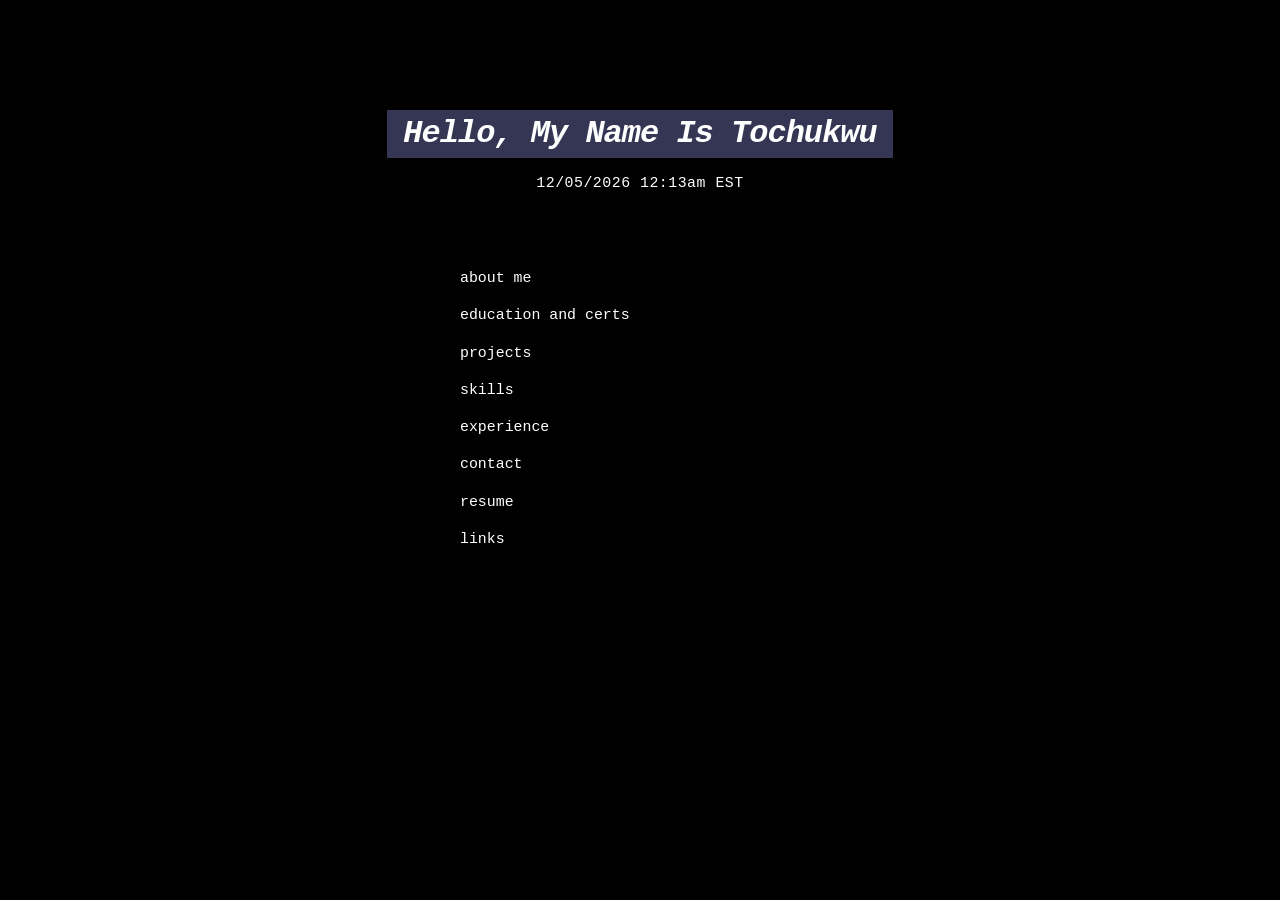
<file: index.html>
<!doctype html>
<html lang="en">
  <head>
    <meta charset="UTF-8" />
    <meta name="viewport" content="width=device-width, initial-scale=1.0" />
    <title>Tochukwu's Website</title>
    <meta
  name="Tochukwu O"
  content="Portfolio of Tochukwu Okwudire, a computer science graduate and Java backend developer based in Atlanta."
/>

<meta
  name="robots"
  content="index, follow"
/>
    <link rel="stylesheet" href="styles(latest).css" />
    <script defer src="script(test).js"></script>
  </head>
  <body>
    <main class="page">
      <section class="hero">
        <a href="#" class="logo-box" aria-label="Homepage">
          <span class="logo-text">Hello, My Name Is Tochukwu</span>
        </a>

        <p class="timestamp" id="timestamp">04/14/2026 05:37pm ATL</p>
      </section>

      <nav class="menu" aria-label="Main navigation">
        <ul>
          <li><a href="aboutme.html">about me</a></li>
          <li><a href="educationandcerts.html">education and certs</a></li>
          <li><a href="projects.html">projects</a></li>
          <li><a href="skills.html">skills</a></li>
          <li><a href="experience.html">experience</a></li>
          <li><a href="contact.html">contact</a></li>
          <li><a href="resume.html">resume</a></li>
          <li><a href="links.html">links</a></li>
        </ul>
      </nav>
    </main>
  </body>
</html>
</file>
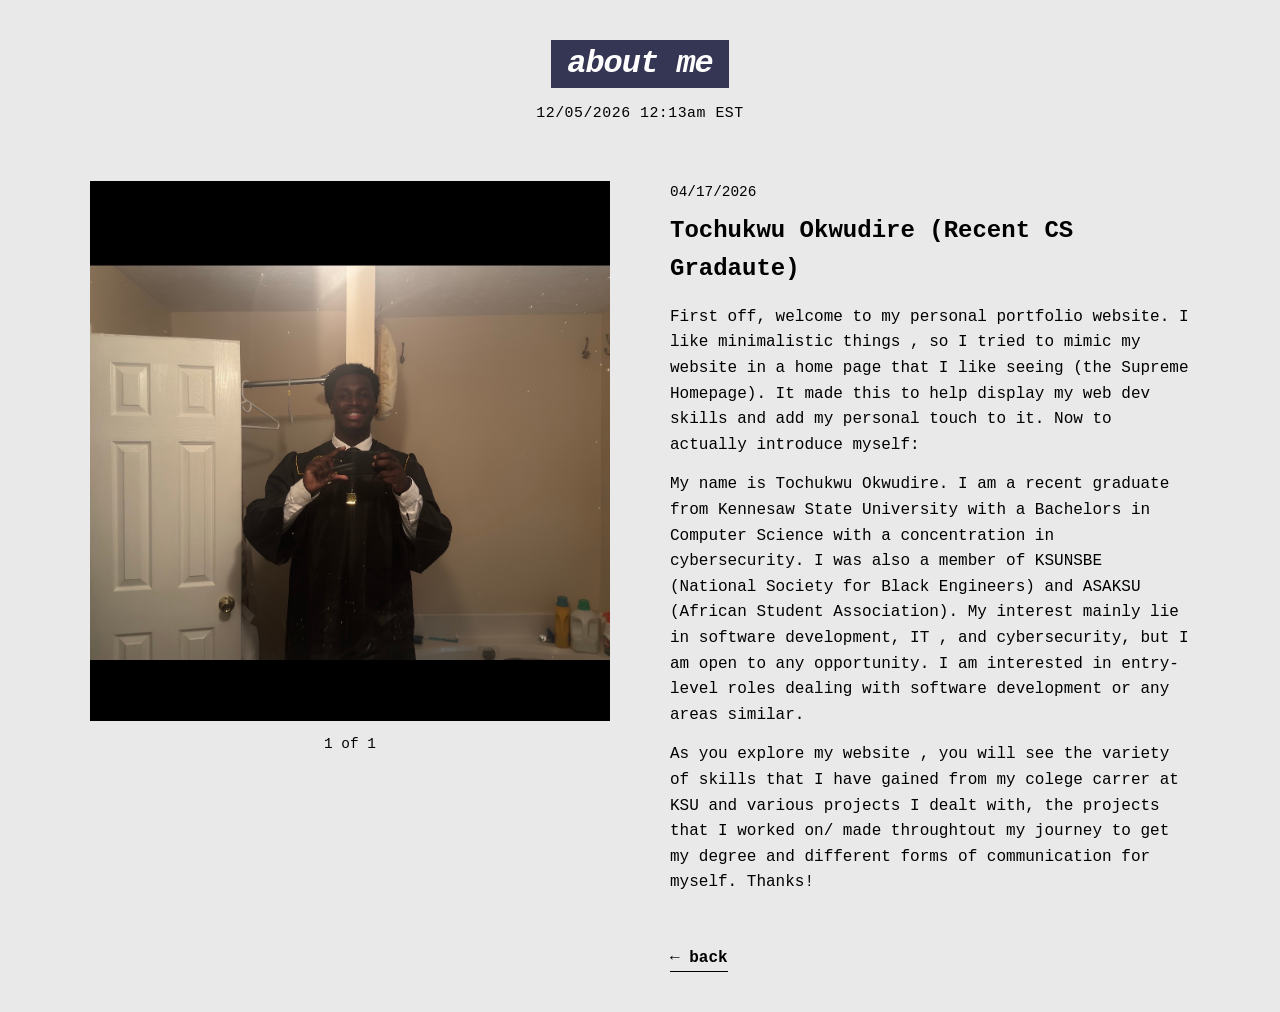
<file: aboutme.html>
<!doctype html>
<html lang="en">
  <head>
    <meta charset="UTF-8" />
    <meta name="viewport" content="width=device-width, initial-scale=1.0" />
    <title>About Me</title>
    <link rel="stylesheet" href="styles(latest).css" />
        <script defer src="script(test).js"></script>

  </head>
  <body class="light-mode">
    <header class="about-header">
      <a href="index.html" class="logo-box">
        <span class="logo-text">about me</span>
      </a>

      <p class="timestamp">04/14/2026 05:37pm ATL</p>
    </header>

    <main class="about-container">
      <div class="about-image">
        <img src="images/me1.jpeg" alt="Your Photo" />
        <p class="image-count">1 of 1</p>
      </div>

      <div class="about-text">
        <p class="date">04/17/2026</p>
        <h1><b>Tochukwu Okwudire (Recent CS Gradaute)</b></h1>

        <p>
          First off, welcome to my personal portfolio website. I like
          minimalistic things , so I tried to mimic my website in a home page
          that I like seeing (the Supreme Homepage). It made this to help
          display my web dev skills and add my personal touch to it. Now to
          actually introduce myself:
        </p>

        <p>
          My name is Tochukwu Okwudire. I am a recent graduate from Kennesaw
          State University with a Bachelors in Computer Science with a
          concentration in cybersecurity. I was also a member of
          KSUNSBE (National Society for Black Engineers) and ASAKSU (African
          Student Association). My interest mainly lie in software development, IT ,
          and cybersecurity, but I am open to any opportunity. I am interested
          in entry-level roles dealing with software development or any areas
          similar.
        </p>

        <p>
          As you explore my website , you will see the variety of skills that I
          have gained from my colege carrer at KSU and various projects I dealt
          with, the projects that I worked on/ made throughtout my journey to
          get my degree and different forms of communication for myself. Thanks!
        </p>

        
        </section>

        <p class="availability"></p>

        <p class="availability"></p>

        <a href="index.html" class="archive-link">← back</a>
      </div>
    </main>
  </body>
</html>
</file>
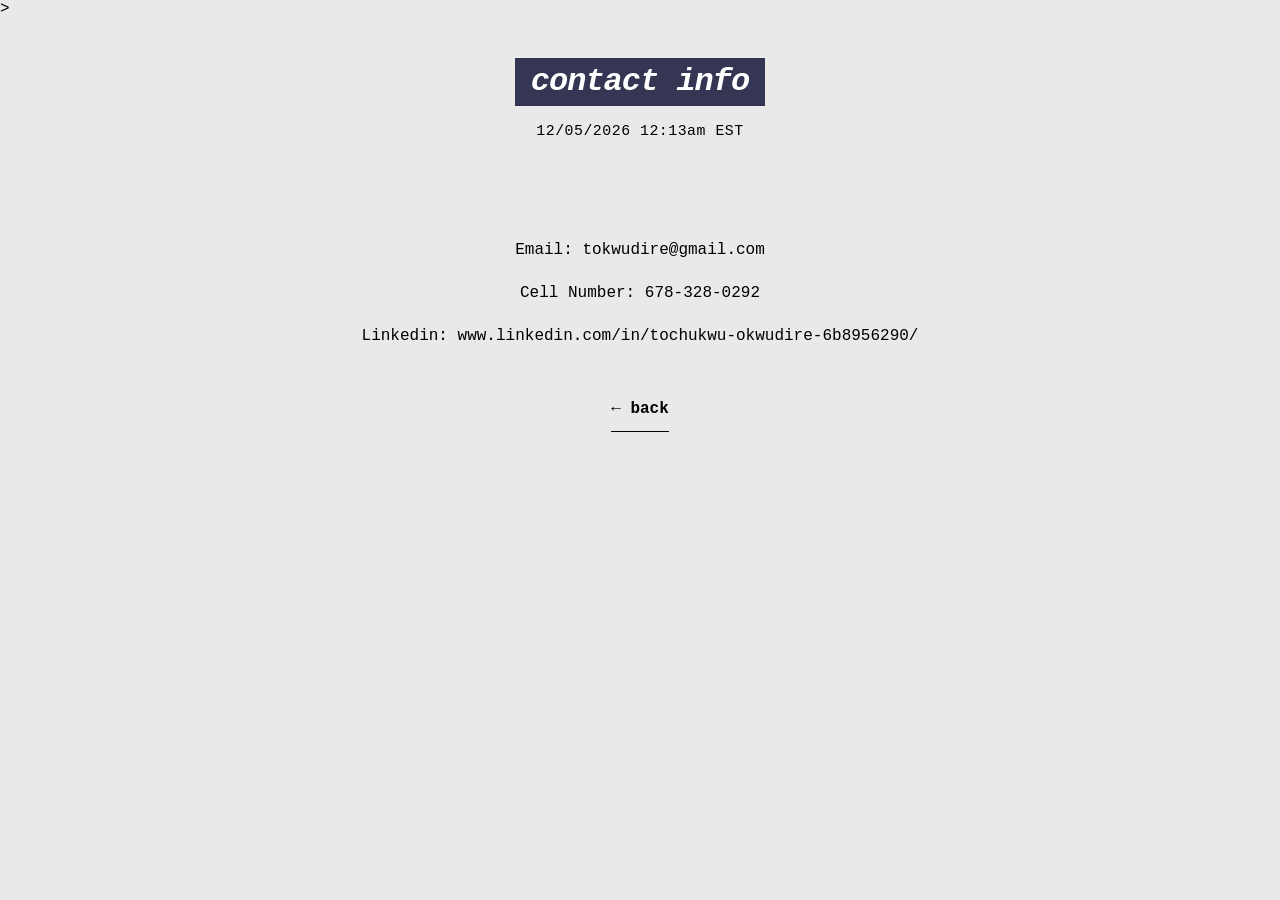
<file: contact.html>
<!DOCTYPE html>>
<html lang ="en">
    <head>
        <meta charset="UTF-8"/>
        <meta name="viewport" content="width=device-width", initial-scale="1.0"/>
        <title>Contact</title>
        <link rel="stylesheet" href="styles(latest).css"/>
            <script defer src="script(test).js"></script>

    </head>
    <body class="light-mode">
        <header class="contact-header">
            <a href="index.html" class="logo-box">
                <span class="logo-text">contact info</span>
                </a>

                <p class="timestamp">5/15/2026 1:07am EST</p>
        </header>

        <main class="contact-container">
            <p>Email: tokwudire@gmail.com</p>
            <p>Cell Number: 678-328-0292 </p>
            <p>Linkedin: www.linkedin.com/in/tochukwu-okwudire-6b8956290/</a>
            </p>

                    <a href="index.html" class="archive-link">← back</a>

        </main>

        </html>
</file>
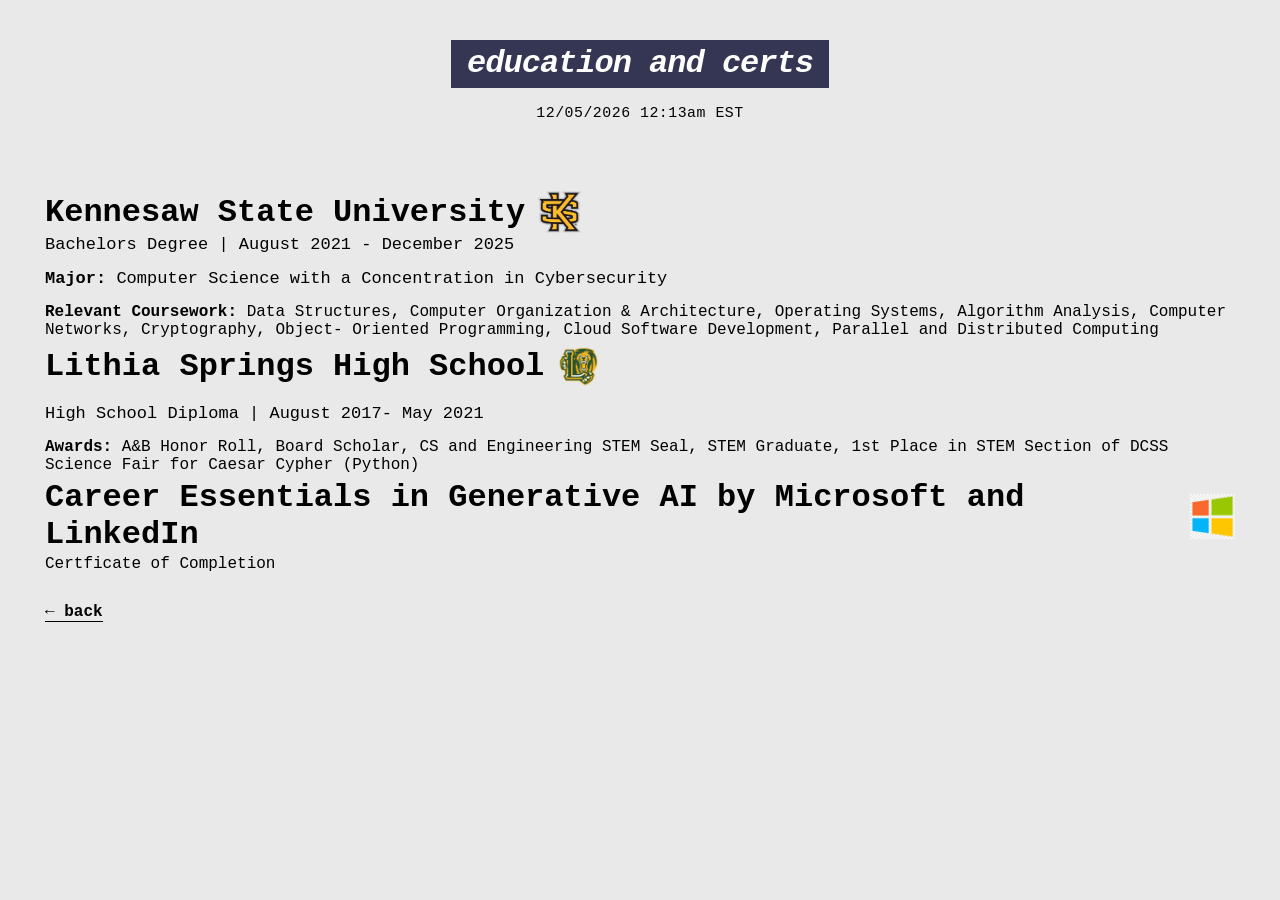
<file: educationandcerts.html>
<!doctype html>
<html lang="" en>
  <head>
    <meta charset="UTF-8" />
    <meta name="viewport" content="width=device-width, initial-scale=1.0" />
    <title>Education</title>
    <link rel="stylesheet" href="styles(latest).css" />
    <script defer src="script(test).js"></script>
  </head>
</html>
<body class="light-mode">
  <header class="about-header">
    <a hred="index.html" class="logo-box">
      <span class="logo-text">education and certs</span>
    </a>
    <p class="timestamp">5/18/2026 11:15pm EST</p>
  </header>
  <main class="education-container">
    <h1 class="school-heading">
      Kennesaw State University
      <img src="images\ksulogo.png" alt="KSU logo" class="school-logo" />
    </h1>
    <h2>Bachelors Degree | August 2021 - December 2025</h2>
    <h3>
      <span style="font-weight: bold">Major:</span> Computer Science with a
      Concentration in Cybersecurity
    </h3>
    <p>
      <span style="font-weight: bold">Relevant Coursework:</span> Data
      Structures, Computer Organization & Architecture, Operating Systems,
      Algorithm Analysis, Computer Networks, Cryptography, Object- Oriented
      Programming, Cloud Software Development, Parallel and Distributed
      Computing
    </p>
    <p></p>
    <h1 class="school-heading">
      Lithia Springs High School
      <img
        src="images\lithiaspringshigh.png"
        alt="KSU logo"
        class="school-logo"
      />
    </h1>

    <h3>High School Diploma | August 2017- May 2021</h3>
    <p>
      <span style="font-weight: bold">Awards:</span> A&B Honor Roll, Board
      Scholar, CS and Engineering STEM Seal, STEM Graduate, 1st Place in STEM
      Section of DCSS Science Fair for Caesar Cypher (Python)
    </p>

    <h1 class="school-heading">
      Career Essentials in Generative AI by Microsoft and LinkedIn
      <img src="images\microsoftlogo.png" alt="KSU logo" class="school-logo" />
    </h1>
    <p>Certficate of Completion</p>

    <a href="index.html" class="archive-link">← back</a>
  </main>
</body>
</file>
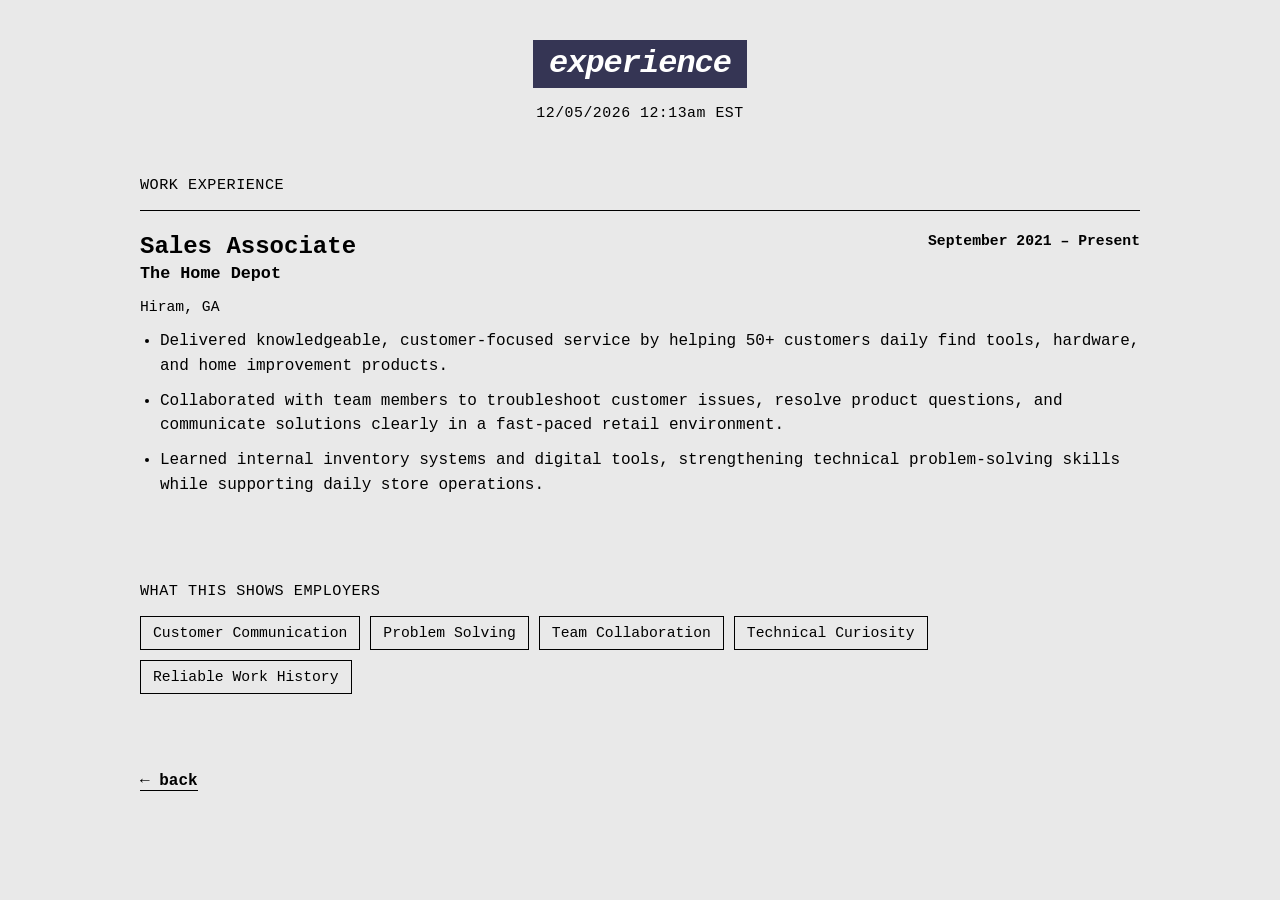
<file: experience.html>
<!doctype html>
<html lang="en">
  <head>
    <meta charset="UTF-8" />
    <meta name="viewport" content="width=device-width, initial-scale=1.0" />
    <title>Experience</title>
    <link rel="stylesheet" href="styles(latest).css" />
    <script defer src="script(test).js"></script>
  </head>

  <body class="light-mode">
    <header class="experience-header">
      <a href="index.html" class="logo-box">
        <span class="logo-text">experience</span>
      </a>
      <p class="timestamp">07/01/2026 01:00am EST</p>
    </header>

    <main class="experience-container">
      <section class="portfolio-section">
        <p class="section-label">Work Experience</p>

        <article class="resume-card">
          <div class="resume-card-header">
            <div>
              <h1>Sales Associate</h1>
              <h2>The Home Depot</h2>
            </div>
            <p class="resume-date">September 2021 – Present</p>
          </div>

          <p class="resume-location">Hiram, GA</p>

          <ul>
            <li>
              Delivered knowledgeable, customer-focused service by helping 50+
              customers daily find tools, hardware, and home improvement
              products.
            </li>
            <li>
              Collaborated with team members to troubleshoot customer issues,
              resolve product questions, and communicate solutions clearly in a
              fast-paced retail environment.
            </li>
            <li>
              Learned internal inventory systems and digital tools,
              strengthening technical problem-solving skills while supporting
              daily store operations.
            </li>
          </ul>
        </article>
      </section>

      <section class="portfolio-section">
        <p class="section-label">What This Shows Employers</p>
        <div class="tag-list">
          <span>Customer Communication</span>
          <span>Problem Solving</span>
          <span>Team Collaboration</span>
          <span>Technical Curiosity</span>
          <span>Reliable Work History</span>
        </div>
      </section>

      <a href="index.html" class="archive-link">← back</a>
    </main>
  </body>
</html>
</file>
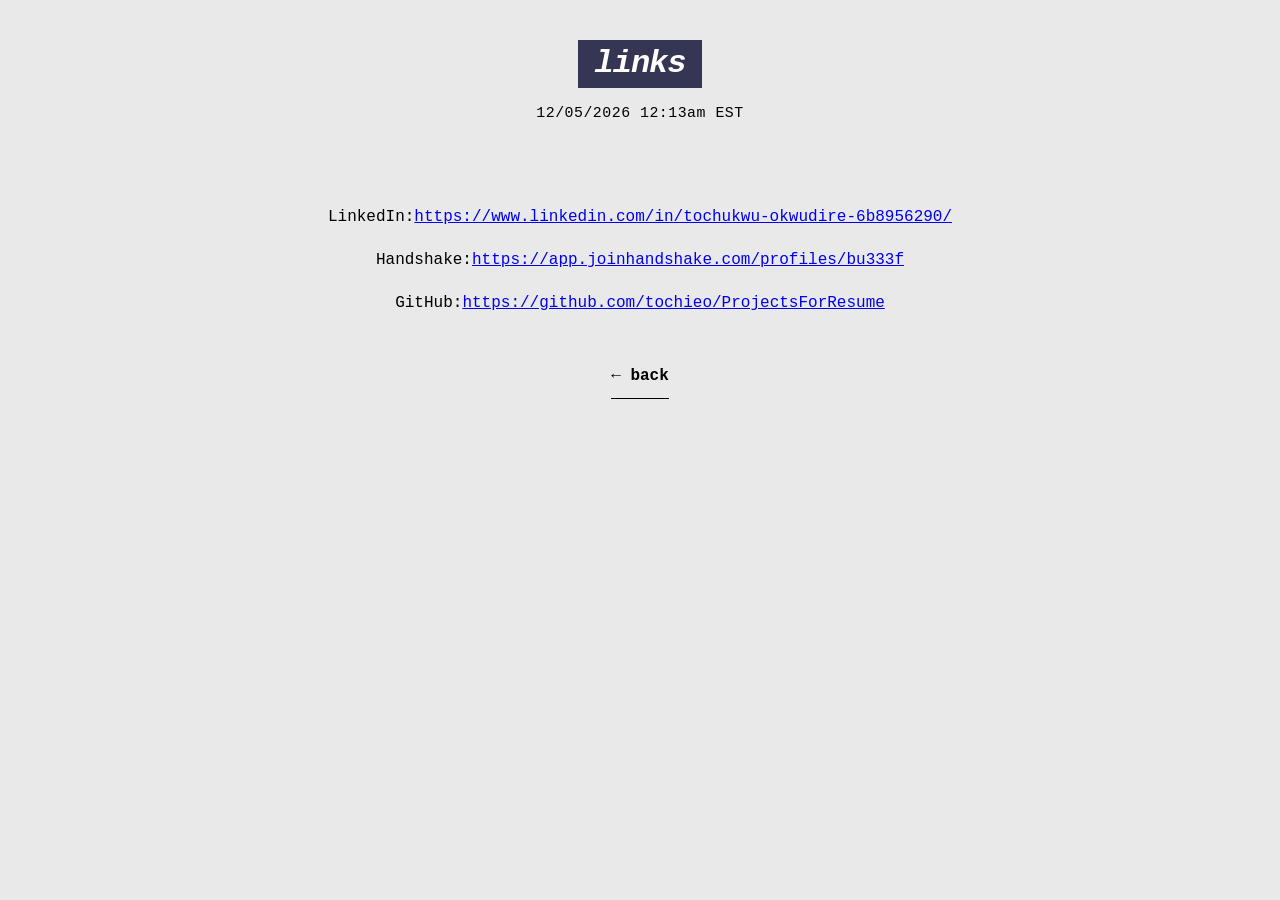
<file: links.html>
<!doctype html>
<html lang="en">
  <head>
    <meta charset="UTF-8" />
    <meta name="viewport" content="width=device-width, initial-scale=1.0" />
    <title>Links</title>
    <link rel="stylesheet" href="styles(latest).css" />
        <script defer src="script(test).js"></script>

  </head>
  <body class="light-mode">
    <header class="about-header">
      <a href="index.html" class="logo-box">
        <span class="logo-text">links</span>
      </a>

      <p class="timestamp">5/18/2026 11:15pm EST</p>
    </header>

    <main class="links-container">
      <p>LinkedIn:<a href="https://www.linkedin.com/in/tochukwu-okwudire-6b8956290/">https://www.linkedin.com/in/tochukwu-okwudire-6b8956290/</a>

      <p>Handshake:<a href="https://app.joinhandshake.com/profiles/bu333f">https://app.joinhandshake.com/profiles/bu333f</a>
      </p>
      <p>GitHub:<a href="https://github.com/tochieo/ProjectsForResume">https://github.com/tochieo/ProjectsForResume</a> </p>


        <a href="index.html" class="archive-link">← back</a>
      </div>
    </main>
  </body>
</html>
</file>
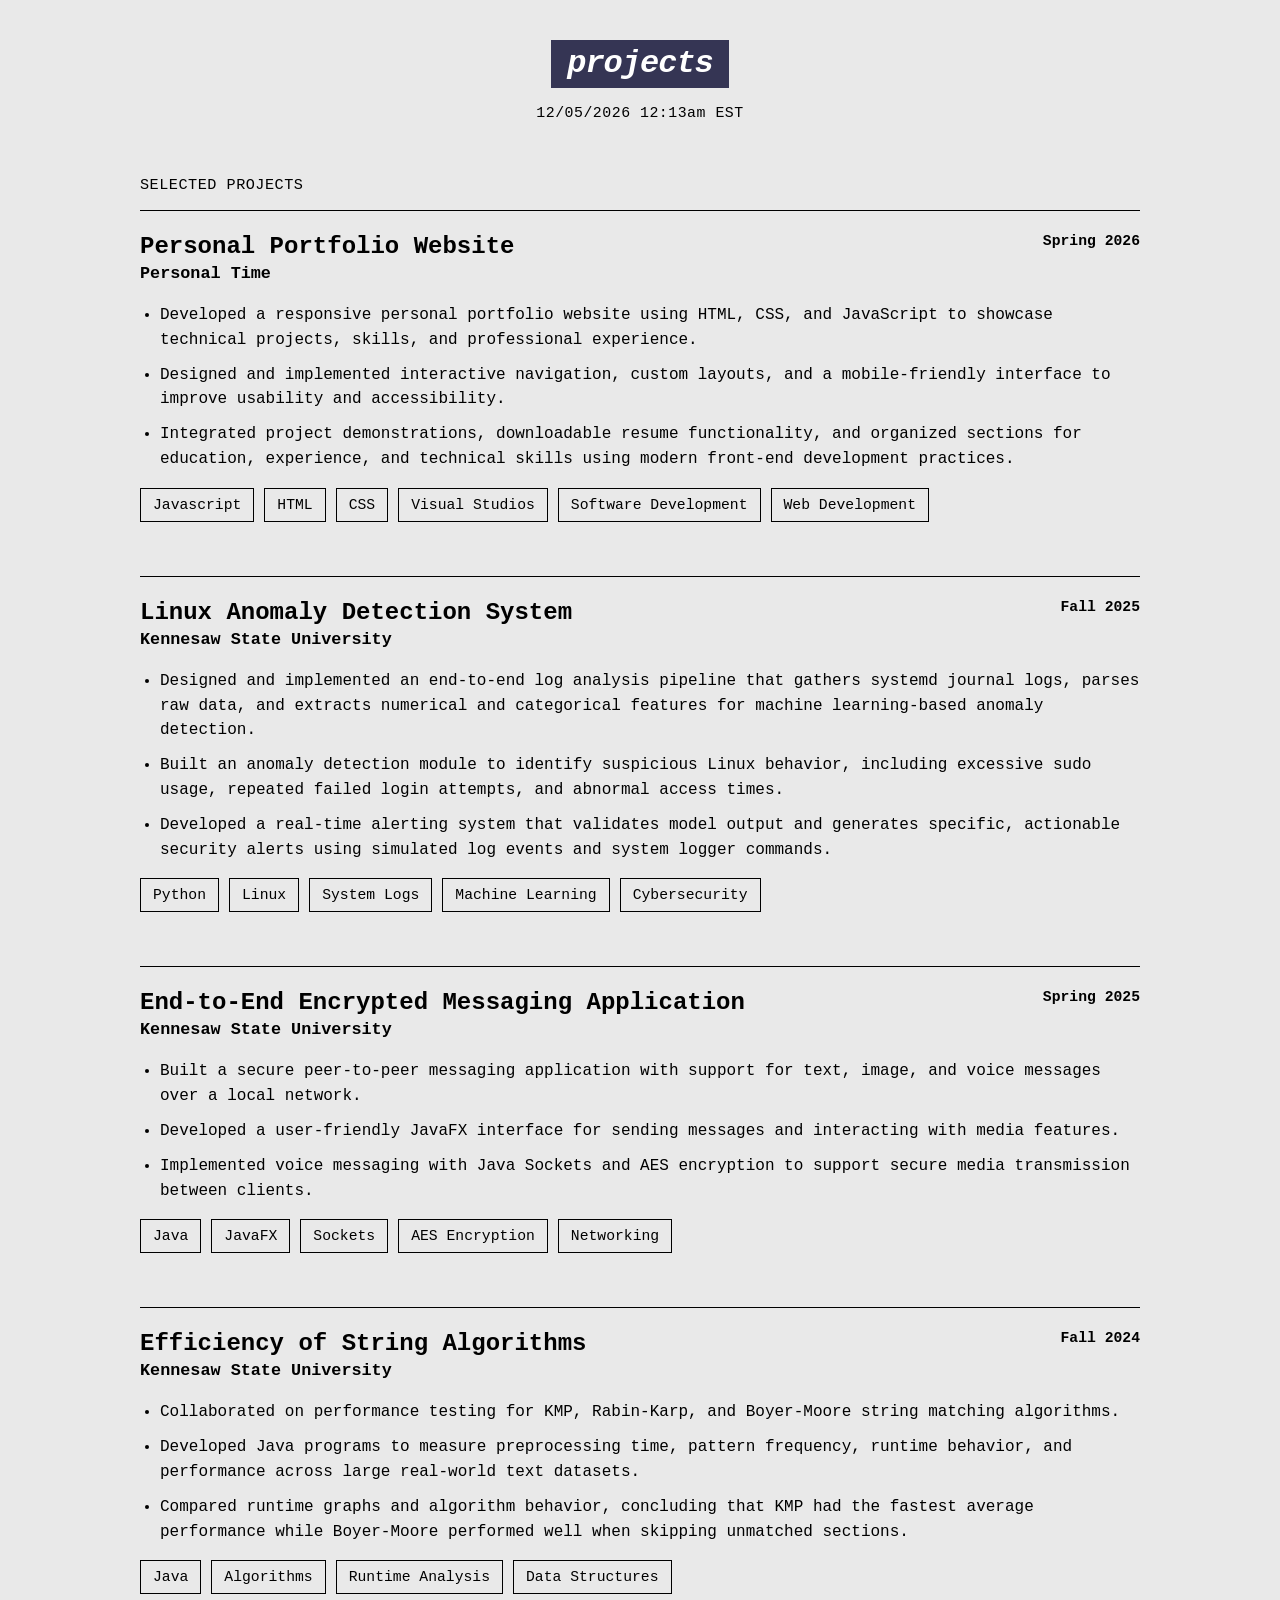
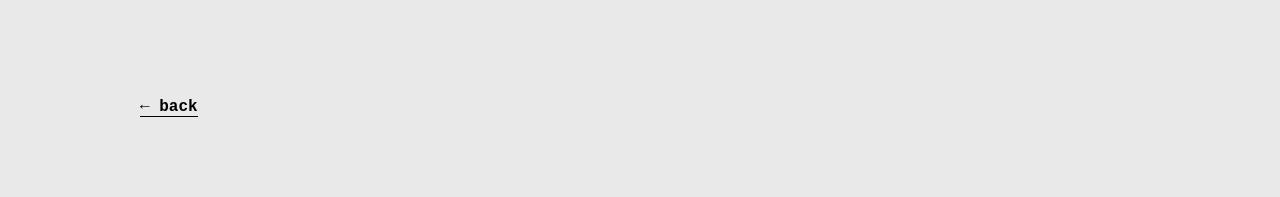
<file: projects.html>
<!doctype html>
<html lang="en">
  <head>
    <meta charset="UTF-8" />
    <meta name="viewport" content="width=device-width, initial-scale=1.0" />
    <title>Projects</title>
    <link rel="stylesheet" href="styles(latest).css" />
    <script defer src="script(test).js"></script>
  </head>

  <body class="light-mode">
    <header class="projects-header">
      <a href="index.html" class="logo-box">
        <span class="logo-text">projects</span>
      </a>
      <p class="timestamp">07/01/2026 01:00am EST</p>
    </header>

    <main class="projects-container">
      <section class="portfolio-section">
        <p class="section-label">Selected Projects</p>

        <article class="resume-card project-card">
          <div class="resume-card-header">
            <div>
              <h1>Personal Portfolio Website</h1>
              <h2>Personal Time</h2>
            </div>
            <p class="resume-date">Spring 2026</p>
          </div>

          <ul>
            <li>
              Developed a responsive personal portfolio website using HTML, CSS,
              and JavaScript to showcase technical projects, skills, and
              professional experience.
            </li>
            <li>
              Designed and implemented interactive navigation, custom layouts,
              and a mobile-friendly interface to improve usability and
              accessibility.
            </li>
            <li>
              Integrated project demonstrations, downloadable resume
              functionality, and organized sections for education, experience,
              and technical skills using modern front-end development practices.
            </li>
          </ul>

          <div class="project-tech">
            <span>Javascript</span>
            <span>HTML</span>
            <span>CSS</span>
            <span>Visual Studios</span>
            <span>Software Development</span>
            <span>Web Development</span>
          </div>
        </article>

        <article class="resume-card project-card">
          <div class="resume-card-header">
            <div>
              <h1>Linux Anomaly Detection System</h1>
              <h2>Kennesaw State University</h2>
            </div>
            <p class="resume-date">Fall 2025</p>
          </div>

          <ul>
            <li>
              Designed and implemented an end-to-end log analysis pipeline that
              gathers systemd journal logs, parses raw data, and extracts
              numerical and categorical features for machine learning-based
              anomaly detection.
            </li>
            <li>
              Built an anomaly detection module to identify suspicious Linux
              behavior, including excessive sudo usage, repeated failed login
              attempts, and abnormal access times.
            </li>
            <li>
              Developed a real-time alerting system that validates model output
              and generates specific, actionable security alerts using simulated
              log events and system logger commands.
            </li>
          </ul>

          <div class="project-tech">
            <span>Python</span>
            <span>Linux</span>
            <span>System Logs</span>
            <span>Machine Learning</span>
            <span>Cybersecurity</span>
          </div>
        </article>

        <article class="resume-card project-card">
          <div class="resume-card-header">
            <div>
              <h1>End-to-End Encrypted Messaging Application</h1>
              <h2>Kennesaw State University</h2>
            </div>
            <p class="resume-date">Spring 2025</p>
          </div>

          <ul>
            <li>
              Built a secure peer-to-peer messaging application with support for
              text, image, and voice messages over a local network.
            </li>
            <li>
              Developed a user-friendly JavaFX interface for sending messages
              and interacting with media features.
            </li>
            <li>
              Implemented voice messaging with Java Sockets and AES encryption
              to support secure media transmission between clients.
            </li>
          </ul>

          <div class="project-tech">
            <span>Java</span>
            <span>JavaFX</span>
            <span>Sockets</span>
            <span>AES Encryption</span>
            <span>Networking</span>
          </div>
        </article>

        <article class="resume-card project-card">
          <div class="resume-card-header">
            <div>
              <h1>Efficiency of String Algorithms</h1>
              <h2>Kennesaw State University</h2>
            </div>
            <p class="resume-date">Fall 2024</p>
          </div>

          <ul>
            <li>
              Collaborated on performance testing for KMP, Rabin-Karp, and
              Boyer-Moore string matching algorithms.
            </li>
            <li>
              Developed Java programs to measure preprocessing time, pattern
              frequency, runtime behavior, and performance across large
              real-world text datasets.
            </li>
            <li>
              Compared runtime graphs and algorithm behavior, concluding that
              KMP had the fastest average performance while Boyer-Moore
              performed well when skipping unmatched sections.
            </li>
          </ul>

          <div class="project-tech">
            <span>Java</span>
            <span>Algorithms</span>
            <span>Runtime Analysis</span>
            <span>Data Structures</span>
          </div>
        </article>
      </section>

      <a href="index.html" class="archive-link">← back</a>
    </main>
  </body>
</html>
</file>
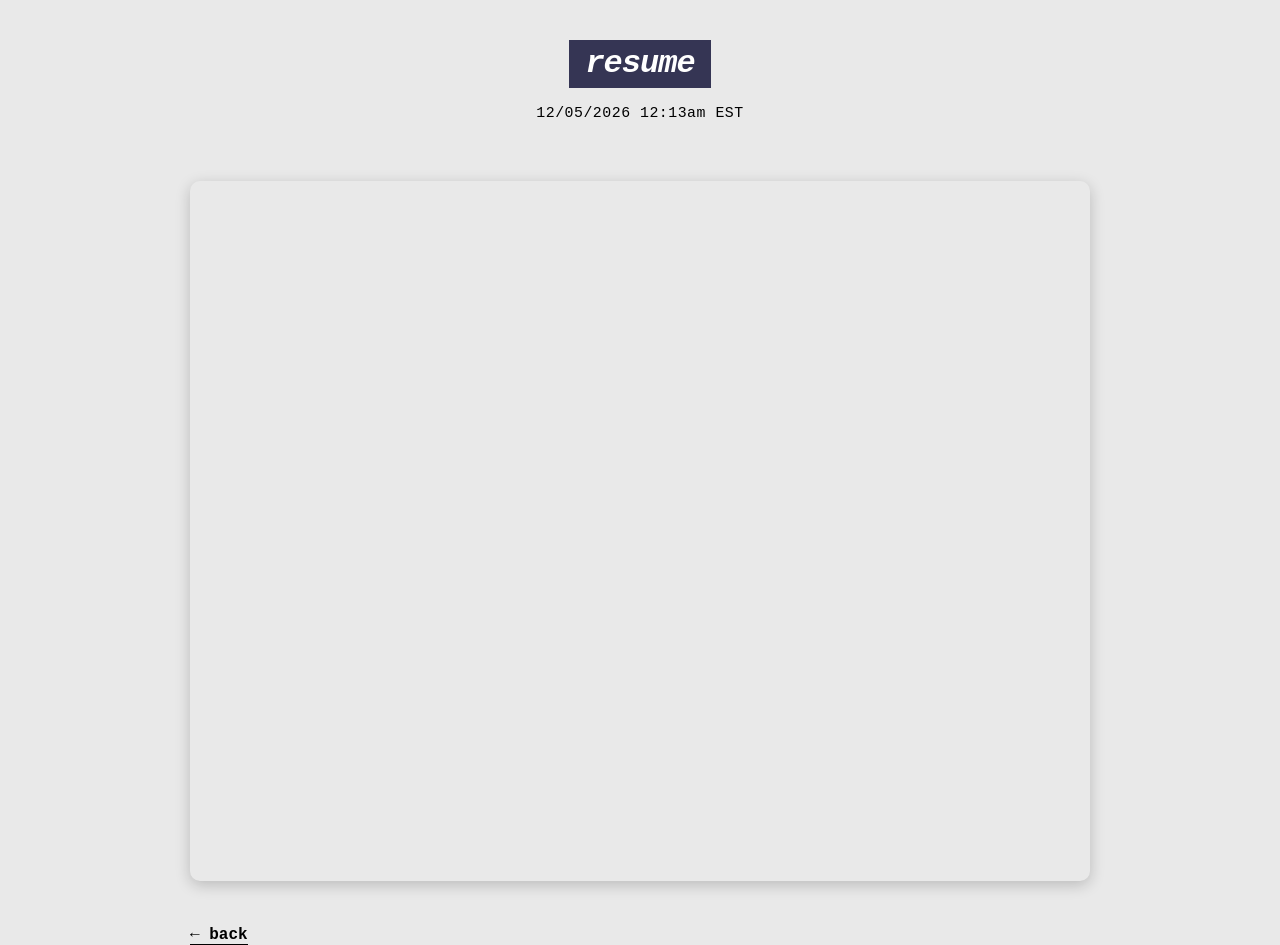
<file: resume.html>
<!doctype html>
<html lang="en">
  <head>
    <meta charset="UTF-8" />
    <meta name="viewport" content="width=device-width, initial-scale=1.0" />
    <title>Resume</title>
    <link rel="stylesheet" href="styles(latest).css" />
        <script defer src="script(test).js"></script>

  </head>
  <body class="light-mode">
    <header class="about-header">
      <a href="index.html" class="logo-box">
        <span class="logo-text">resume </span>
      </a>
      <p class="timestamp">04/17/2026 12:33am EST</p>
    </header>
    <main class="resume-container">
      <div class="resume-pdf">
        <iframe
          src="documents/tochukwu's updated resume.pdf"
          class="resumepdfview"
        >
        </iframe>

        <div class="pdf-actions">
    <a href="index.html" class="archive-link"> ← back</a>


  </div>
    </main>
  </body>
</html>
</file>
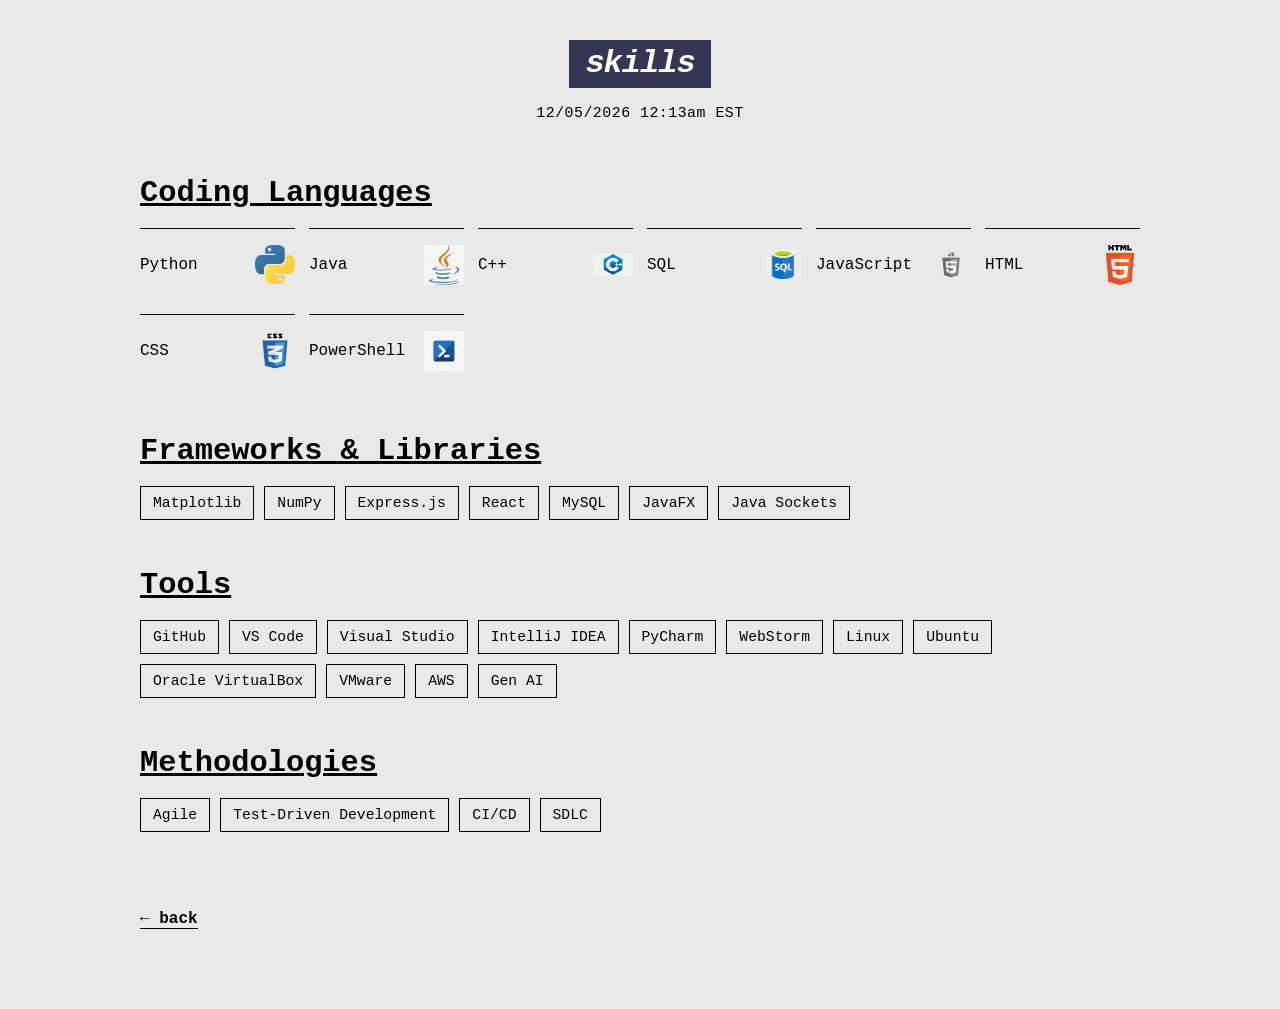
<file: skills.html>
<!doctype html>
<html lang="en">
  <head>
    <meta charset="UTF-8" />
    <meta name="viewport" content="width=device-width, initial-scale=1.0" />
    <title>Skills</title>
    <link rel="stylesheet" href="styles(latest).css" />
    <script defer src="script(test).js"></script>
  </head>

  <body class="light-mode">
    <header class="skills-header">
      <a href="index.html" class="logo-box">
        <span class="logo-text">skills</span>
      </a>
      <p class="timestamp">07/01/2026 01:00am EST</p>
    </header>

    <main class="skills-container">
      <section class="portfolio-section">
        <h1>Coding Languages</h1>
        <div class="skills-grid">
          <article class="skill-card">
            <span>Python</span>
            <img
              src="images/pythonlogo.png"
              alt="Python logo"
              class="codinglang-logo"
            />
          </article>

          <article class="skill-card">
            <span>Java</span>
            <img
              src="images/javalogo4.png"
              alt="Java logo"
              class="codinglang-logo"
            />
          </article>

          <article class="skill-card">
            <span>C++</span>
            <img
              src="images/c++logo.png"
              alt="C++ logo"
              class="codinglang-logo"
            />
          </article>

          <article class="skill-card">
            <span>SQL</span>
            <img
              src="images/sqllogo.jpeg"
              alt="SQL logo"
              class="codinglang-logo"
            />
          </article>

          <article class="skill-card">
            <span>JavaScript</span>
            <img
              src="images/javascriptlogo4.png"
              alt="JavaScript logo"
              class="codinglang-logo"
            />
          </article>

          <article class="skill-card">
            <span>HTML</span>
            <img
              src="images/html.jpeg"
              alt="HTML logo"
              class="codinglang-logo"
            />
          </article>

          <article class="skill-card">
            <span>CSS</span>
            <img
              src="images/csslogo.png"
              alt="CSS logo"
              class="codinglang-logo"
            />
          </article>

          <article class="skill-card">
            <span>PowerShell</span>
            <img
              src="images/powershelllogo2.png"
              alt="PowerShell logo"
              class="codinglang-logo"
            />
          </article>
        </div>
      </section>

      <section class="portfolio-section">
        <h1>Frameworks & Libraries</h1>
        <div class="tag-list">
          <span>Matplotlib</span>
          <span>NumPy</span>
          <span>Express.js</span>
          <span>React</span>
          <span>MySQL</span>
          <span>JavaFX</span>
          <span>Java Sockets</span>
        </div>
      </section>

      <section class="portfolio-section">
        <h1>Tools</h1>
        <div class="tag-list">
          <span>GitHub</span>
          <span>VS Code</span>
          <span>Visual Studio</span>
          <span>IntelliJ IDEA</span>
          <span>PyCharm</span>
          <span>WebStorm</span>
          <span>Linux</span>
          <span>Ubuntu</span>
          <span>Oracle VirtualBox</span>
          <span>VMware</span>
          <span>AWS</span>
          <span>Gen AI</span>
        </div>
      </section>

      <section class="portfolio-section">
        <h1>Methodologies</h1>
        <div class="tag-list">
          <span>Agile</span>
          <span>Test-Driven Development</span>
          <span>CI/CD</span>
          <span>SDLC</span>
        </div>
      </section>

      <a href="index.html" class="archive-link">← back</a>
    </main>
  </body>
</html>
</file>
<file: styles(latest).css>
* {
  margin: 0;
  padding: 0;
  box-sizing: border-box;
}

html {
  scroll-behavior: smooth;
}

body {
  background: #000;
  color: #fff;
  /*font-family: "Times New Roman", Times, serif;*/
  font-family: "Courier New", Courier, monospace;
  min-height: 100vh;
  overflow-x: hidden;
}

.page {
  min-height: 100vh;
  display: flex;
  flex-direction: column;
  align-items: center;
  justify-content: flex-start;
  padding-top: 110px;
}

.hero {
  text-align: center;
  margin-bottom: 75px;
}

.logo-box {
  display: inline-flex;
  align-items: center;
  justify-content: center;
  background: rgb(53, 53, 84);
  padding: 8px 16px;
  text-decoration: none;
  margin-bottom: 17px;
}

.logo-text {
  color: #fff;
  font-family: "Courier New", Courier, monospace;
  font-weight: 560;
  font-style: italic;
  font-size: 2rem;
  line-height: 1;
  letter-spacing: -1px;
}

.timestamp {
  font-size: 0.93rem;
  letter-spacing: 0.5px;
}

.menu {
  width: 100%;
  max-width: 360px;
}

.menu ul {
  list-style: none;
}

.menu li {
  margin: 0 0 12px 0;
}

.menu a {
  color: #fff;
  text-decoration: none;
  font-size: 0.93rem;
  line-height: 1.7;
  transition:
    opacity 0.2s ease,
    transform 0.2s ease;
}
/*
.menu a:hover,
.menu a:focus {
  opacity: 0.7;
}
*/

.menu a:hover,
.menu a.focus {
  color: white;
  background-color: rgb(53, 53, 84);
}
.menu a.active {
  text-decoration: underline;
}

.socials {
  display: flex;
  gap: 18px;
  margin-top: 28px;
  margin-bottom: 80px;
  flex-wrap: wrap;
  justify-content: center;
}

.socials a {
  color: #8d8d8d;
  text-decoration: none;
  font-family: Arial, Helvetica, sans-serif;
  font-size: 0.95rem;
  border: 1px solid #555;
  width: 32px;
  height: 32px;
  display: grid;
  place-items: center;
  border-radius: 50%;
  transition:
    color 0.2s ease,
    border-color 0.2s ease,
    transform 0.2s ease;
}

.socials a:hover,
.socials a:focus {
  color: #fff;
  border-color: #fff;
  transform: translateY(-1px);
}

.content-section {
  width: min(800px, 90%);
  margin: 0 auto 80px;
  padding-top: 20px;
  border-top: 1px solid #222;
}

.content-section h2 {
  font-size: 1.5rem;
  margin-bottom: 14px;
  font-weight: normal;
}

.content-section p {
  color: #d0d0d0;
  font-size: 1rem;
  line-height: 1.8;
}

@media (max-width: 600px) {
  .page {
    padding-top: 40px;
  }

  .hero {
    margin-bottom: 110px;
  }

  .logo-text {
    font-size: 1.7rem;
  }

  .menu {
    max-width: 280px;
  }

  .menu a {
    font-size: 1rem;
  }

  .timestamp {
    font-size: 0.85rem;
  }
}
.light-mode {
  background: #e9e9e9;
  color: #000;
}

.about-header {
  text-align: center;
  padding: 40px 0 20px;
}

.about-container {
  display: grid;
  grid-template-columns: 1fr 1fr;
  gap: 60px;
  width: min(1100px, 90%);
  margin: 40px auto;
  align-items: start;
}

.about-image img {
  width: 100%;
  height: auto;
  object-fit: cover;
}

.image-count {
  text-align: center;
  margin-top: 10px;
  font-size: 0.9rem;
}

/* Text section */
.about-text {
  font-family: "Courier New", Courier, monospace;
  line-height: 1.6;
}

.about-text .date {
  font-size: 0.9rem;
  margin-bottom: 8px;
}

.about-text h1 {
  font-size: 1.5rem;
  margin-bottom: 16px;
  font-weight: normal;
}

.about-text p {
  margin-bottom: 14px;
}

.availability {
  margin-top: 20px;
  font-weight: bold;
}

.h2-text {
  font-size: 33px;
}

.education-section {
  width: 100%;
  margin: 80px auto;
  padding-bottom: 80px;
}

.education-section h2 {
  font-size: 2rem;
  margin-bottom: 30px;
  text-transform: uppercase;
}

.education-card {
  border-top: 1px solid black;
  padding-top: 20px;
  max-width: 700px;
}

.education-card h3 {
  font-size: 1.3rem;
  margin-bottom: 10px;
}

.education-card p {
  margin-bottom: 10px;
  line-height: 1.6;
}
.archive-link {
  display: inline-block;
  margin-top: 30px;
  text-decoration: none;
  color: #000;
  border-bottom: 1px solid #000;
}

.archive-link:hover {
  opacity: 0.6;
}

@media (max-width: 768px) {
  .about-container {
    grid-template-columns: 1fr;
  }
}
/*
.resume-pdf {
  position: relative;
  width: 100%;
  padding-top: 50%;
}
.resume-pdf iframe {
  position: absolute;
  top: 0;
  left: 0;
  width: 1000px;
  height: 850px;
  border: none;
}
  */

.resume-pdf {
  display: flex;
  flex-direction: column;
  align-items: center;
  justify-content: center;

  width: 100%;
  margin-top: 40px;
}

.resumepdfview {
  width: 80%;
  max-width: 900px;
  height: 700px;

  border: none;
  border-radius: 10px;
  box-shadow: 0 4px 15px rgba(0, 0, 0, 0.2);
}

.download-btn {
  margin-top: 20px;
  padding: 12px 20px;

  background: black;
  color: white;
  text-decoration: underline;
  border-radius: 6px;
  font-weight: bold;

  transition: 0.3s ease;
}
.download-btn:hover {
  background: gray;
}

.pdf-actions {
  width: 80%;
  max-width: 900px;

  display: flex;
  justify-content: space-between;
  align-items: center;
  margin-top: 15px;
}

.archive-link {
  text-decoration: none;
  color: black;
  font-weight: bold;
}

.download-btn {
  padding: 10px 18px;
  background: #e9e9e9;
  color: black;
  border-radius: 6;
  text-decoration: none;
}
.skills-header {
  text-align: center;
  padding: 40px 0 20px;
}

.contact-header {
  text-align: center;
  padding: 40px 0 20px;
  font-family: "Courier New", Courier, monospace;
}

.contact-container {
  text-align: center;
  text-decoration: none;
  line-height: 43px;
  margin-top: 70px;
}

.archive-link {
  display: inline-block;
  margin-top: 30px;
  text-decoration: none;
  color: #000;
  border-bottom: 1px solid #000;
}

.links-container {
  text-align: center;
  padding: 40px 0 20px;
  text-decoration: none;
  line-height: 43px;
  margin-top: 15px;
}

.education-container {
  font-family: "Courier New", Courier, monospace;
  text-align: left;
  padding: 45px;
}
.education-container h1 {
  margin-top: 5px;
  margin-bottom: 2px;
}
.education-container h2 {
  font-weight: normal;
  font-size: 17px;
  margin-bottom: 2px;
}
.education-container h3 {
  font-weight: lighter;
  font-size: 17px;
  margin-bottom: 15px;
  margin-top: 15px;
}
.school-heading {
  font-family: "Courier New", Courier, monospace;

  display: flex;
  align-items: center;
  gap: 12px;
  font-size: 1.5 rem;
}
.school-logo {
  width: 45px;
  height: auto;
}
.codinglang-logo {
  width: 40px;
  height: 35px;
}
.codinglang-heading {
  margin-top: 25px;
  display: flex;
  align-items: center;
  gap: 12px;
}
.coding-languages {
  display: flex;
  gap: 50px;
  align-items: center;
}

.codinglang-heading {
  display: flex;
  align-items: center;
  gap: 10px;
}

.frameworks {
  display: flex;
  align-items: center;
  gap: 27px;
}

.skills-header,
.projects-header,
.experience-header {
  text-align: center;
  padding: 40px 0 20px;
}

.skills-container,
.projects-container,
.experience-container {
  width: min(1000px, 90%);
  margin: 35px auto 80px;
  font-family: "Courier New", Courier, monospace;
}

.portfolio-section {
  margin-bottom: 48px;
}

.portfolio-section h1 {
  font-size: 1.9rem;
  margin-bottom: 18px;
  text-decoration: underline;
  font-weight: bold;
}

.section-label {
  font-family: "Courier New", Courier, monospace;
  font-size: 0.95rem;
  letter-spacing: 0.5px;
  margin-bottom: 16px;
  text-transform: uppercase;
}

.skills-grid {
  display: grid;
  grid-template-columns: repeat(auto-fit, minmax(150px, 1fr));
  gap: 14px;
}

.skill-card {
  min-height: 72px;
  border-top: 1px solid #000;
  padding: 14px 0;
  display: flex;
  align-items: center;
  justify-content: space-between;
  gap: 16px;
}

.codinglang-logo {
  width: 40px;
  height: 40px;
  object-fit: contain;
}

.tag-list,
.project-tech {
  display: flex;
  flex-wrap: wrap;
  gap: 10px;
}

.tag-list span,
.project-tech span {
  border: 1px solid #000;
  padding: 8px 12px;
  font-family: "Courier New", Courier, monospace;
  font-size: 0.92rem;
}

.resume-card {
  border-top: 1px solid #000;
  padding: 22px 0 26px;
  margin-bottom: 28px;
  font-family: "Courier New", Courier, monospace;
}

.resume-card-header {
  display: flex;
  align-items: flex-start;
  justify-content: space-between;
  gap: 24px;
  margin-bottom: 8px;
  font-weight: bold;
}

.resume-card h1 {
  font-size: 1.5rem;
  font-weight: normal;
  margin-bottom: 4px;
  text-decoration: none;
  font-weight: bold;
}

.resume-card h2 {
  font-size: 1.05rem;
  font-weight: normal;
  margin-bottom: 8px;
  font-weight: bold;
}

.resume-date,
.resume-location {
  font-family: "Courier New", Courier, monospace;
  font-size: 0.92rem;
}

.resume-date {
  white-space: nowrap;
  text-align: right;
}

.resume-location {
  margin-bottom: 14px;
}

.resume-card ul {
  padding-left: 20px;
  margin-top: 12px;
}

.resume-card li {
  margin-bottom: 10px;
  line-height: 1.55;
}

.project-tech {
  margin-top: 16px;
}

.coding-languages,
.frameworks {
  display: flex;
  flex-wrap: wrap;
  gap: 16px;
  align-items: center;
}

/* Mobile spacing */
@media (max-width: 700px) {
  .skills-container,
  .projects-container,
  .experience-container {
    width: min(92%, 620px);
    margin-top: 28px;
  }

  .resume-card-header {
    flex-direction: column;
    gap: 4px;
  }

  .resume-date {
    text-align: left;
    white-space: normal;
  }

  .portfolio-section {
    margin-bottom: 36px;
  }
}
</file>
